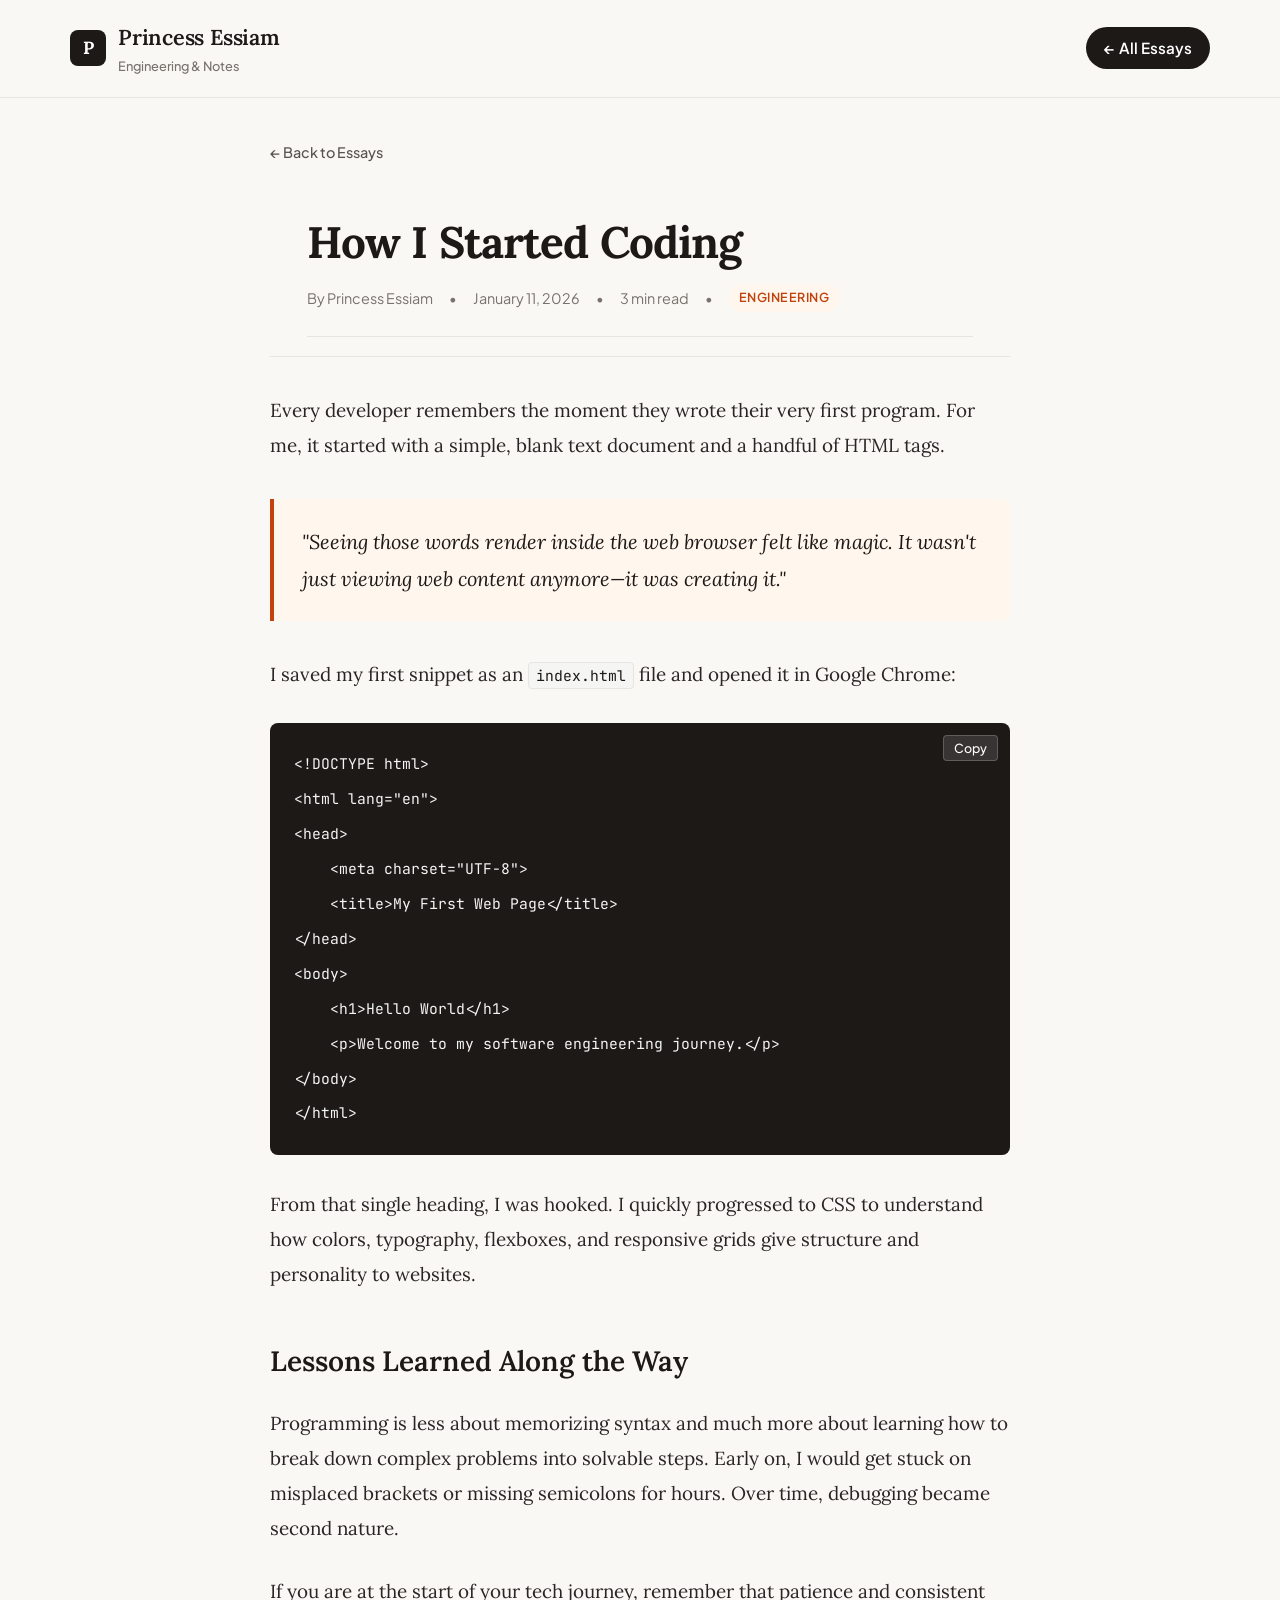
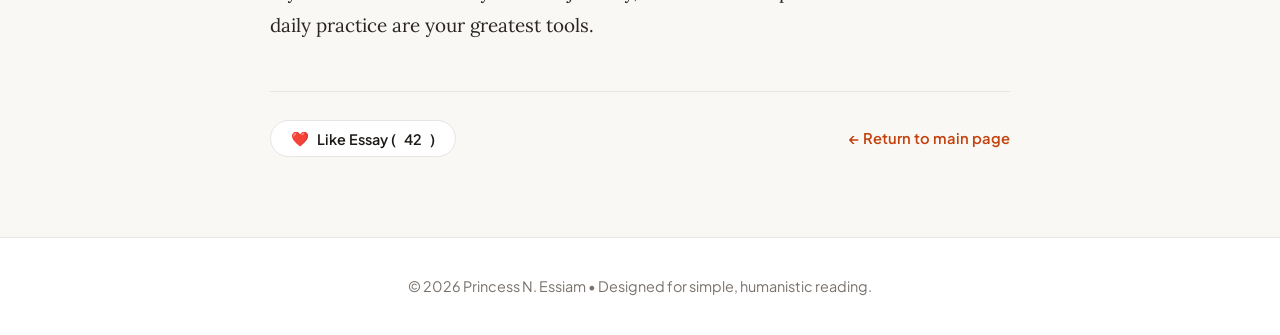
<file: blog.1.html>
<!DOCTYPE html>
<html lang="en">
<head>
    <meta charset="UTF-8">
    <meta name="viewport" content="width=device-width, initial-scale=1.0">
    <title>How I Started Coding — Princess Essiam</title>
    <link rel="stylesheet" href="style.css">
</head>
<body>

    <div id="reading-progress"></div>

    <header>
        <div class="nav-container">
            <a href="index.html" class="brand-logo">
                <div class="logo-symbol">P</div>
                <div>
                    <span class="brand-title">Princess Essiam</span>
                    <span class="brand-subtitle">Engineering & Notes</span>
                </div>
            </a>
            <nav>
                <a href="index.html" class="nav-cta">&larr; All Essays</a>
            </nav>
        </div>
    </header>

    <div class="post-container">
        <a href="index.html" class="back-link">&larr; Back to Essays</a>
        
        <header class="post-header">
            <h1 class="post-title">How I Started Coding</h1>
            <div class="post-meta">
                <span>By Princess Essiam</span>
                <span>&bull;</span>
                <span>January 11, 2026</span>
                <span>&bull;</span>
                <span>3 min read</span>
                <span>&bull;</span>
                <span class="tag-pill">Engineering</span>
            </div>
        </header>

        <article>
            <p>Every developer remembers the moment they wrote their very first program. For me, it started with a simple, blank text document and a handful of HTML tags.</p>

            <div class="quote-box">
                "Seeing those words render inside the web browser felt like magic. It wasn't just viewing web content anymore—it was creating it."
            </div>

            <p>I saved my first snippet as an <code>index.html</code> file and opened it in Google Chrome:</p>

<pre><code>&lt;!DOCTYPE html&gt;
&lt;html lang="en"&gt;
&lt;head&gt;
    &lt;meta charset="UTF-8"&gt;
    &lt;title&gt;My First Web Page&lt;/title&gt;
&lt;/head&gt;
&lt;body&gt;
    &lt;h1&gt;Hello World&lt;/h1&gt;
    &lt;p&gt;Welcome to my software engineering journey.&lt;/p&gt;
&lt;/body&gt;
&lt;/html&gt;</code></pre>

            <p>From that single heading, I was hooked. I quickly progressed to CSS to understand how colors, typography, flexboxes, and responsive grids give structure and personality to websites.</p>

            <h2>Lessons Learned Along the Way</h2>
            <p>Programming is less about memorizing syntax and much more about learning how to break down complex problems into solvable steps. Early on, I would get stuck on misplaced brackets or missing semicolons for hours. Over time, debugging became second nature.</p>

            <p>If you are at the start of your tech journey, remember that patience and consistent daily practice are your greatest tools.</p>
        </article>

        <div class="interaction-bar">
            <button class="like-btn" id="like-btn">
                <span>❤️</span> Like Essay (<span id="like-count">42</span>)
            </button>
            <a href="index.html" class="read-link">&larr; Return to main page</a>
        </div>
    </div>

    <footer>
        <p>&copy; 2026 Princess N. Essiam &bull; Designed for simple, humanistic reading.</p>
    </footer>

    <script src="app.js"></script>
</body>
</html>
</file>
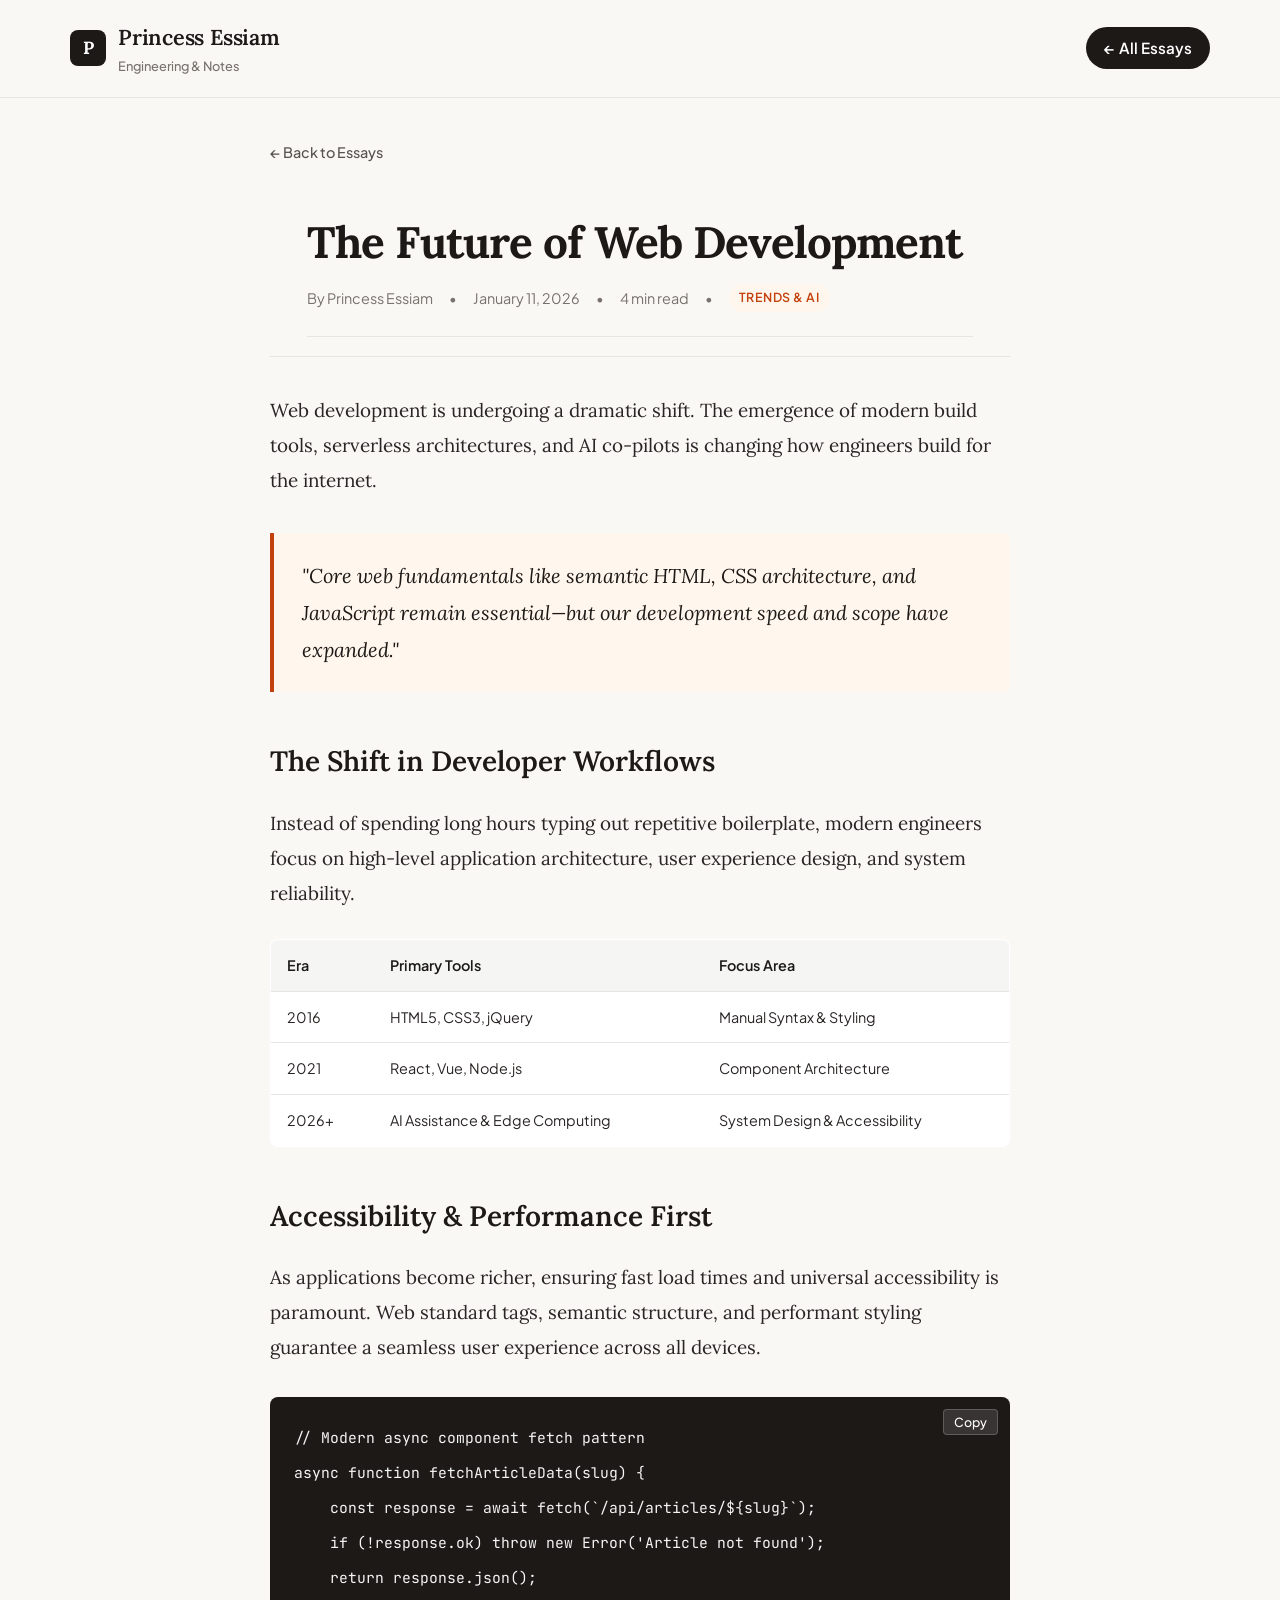
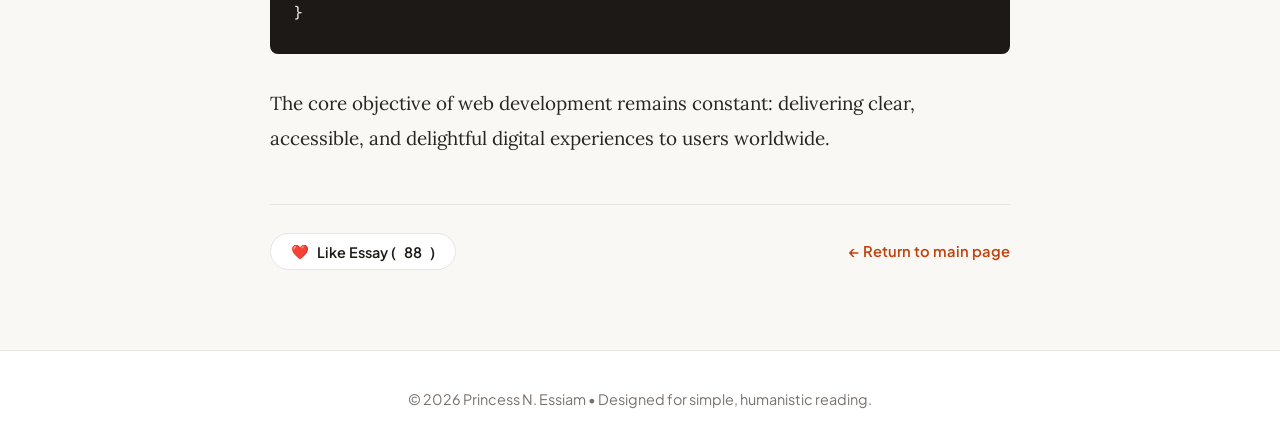
<file: blog.2.html>
<!DOCTYPE html>
<html lang="en">
<head>
    <meta charset="UTF-8">
    <meta name="viewport" content="width=device-width, initial-scale=1.0">
    <title>The Future of Web Development — Princess Essiam</title>
    <link rel="stylesheet" href="style.css">
    <style>
        .comparison-table {
            width: 100%;
            border-collapse: collapse;
            margin: 28px 0;
            background: #ffffff;
            border-radius: var(--radius-md);
            overflow: hidden;
            border: 1px solid var(--border-subtle);
            font-family: var(--font-sans);
        }
        .comparison-table th, .comparison-table td {
            padding: 12px 16px;
            text-align: left;
            border-bottom: 1px solid var(--border-subtle);
            font-size: 0.9rem;
        }
        .comparison-table th {
            background: #f5f5f4;
            color: var(--text-primary);
            font-weight: 600;
        }
    </style>
</head>
<body>

    <div id="reading-progress"></div>

    <header>
        <div class="nav-container">
            <a href="index.html" class="brand-logo">
                <div class="logo-symbol">P</div>
                <div>
                    <span class="brand-title">Princess Essiam</span>
                    <span class="brand-subtitle">Engineering & Notes</span>
                </div>
            </a>
            <nav>
                <a href="index.html" class="nav-cta">&larr; All Essays</a>
            </nav>
        </div>
    </header>

    <div class="post-container">
        <a href="index.html" class="back-link">&larr; Back to Essays</a>
        
        <header class="post-header">
            <h1 class="post-title">The Future of Web Development</h1>
            <div class="post-meta">
                <span>By Princess Essiam</span>
                <span>&bull;</span>
                <span>January 11, 2026</span>
                <span>&bull;</span>
                <span>4 min read</span>
                <span>&bull;</span>
                <span class="tag-pill">Trends & AI</span>
            </div>
        </header>

        <article>
            <p>Web development is undergoing a dramatic shift. The emergence of modern build tools, serverless architectures, and AI co-pilots is changing how engineers build for the internet.</p>

            <div class="quote-box">
                "Core web fundamentals like semantic HTML, CSS architecture, and JavaScript remain essential—but our development speed and scope have expanded."
            </div>

            <h2>The Shift in Developer Workflows</h2>
            <p>Instead of spending long hours typing out repetitive boilerplate, modern engineers focus on high-level application architecture, user experience design, and system reliability.</p>

            <table class="comparison-table">
                <thead>
                    <tr>
                        <th>Era</th>
                        <th>Primary Tools</th>
                        <th>Focus Area</th>
                    </tr>
                </thead>
                <tbody>
                    <tr>
                        <td>2016</td>
                        <td>HTML5, CSS3, jQuery</td>
                        <td>Manual Syntax & Styling</td>
                    </tr>
                    <tr>
                        <td>2021</td>
                        <td>React, Vue, Node.js</td>
                        <td>Component Architecture</td>
                    </tr>
                    <tr>
                        <td>2026+</td>
                        <td>AI Assistance & Edge Computing</td>
                        <td>System Design & Accessibility</td>
                    </tr>
                </tbody>
            </table>

            <h2>Accessibility & Performance First</h2>
            <p>As applications become richer, ensuring fast load times and universal accessibility is paramount. Web standard tags, semantic structure, and performant styling guarantee a seamless user experience across all devices.</p>

<pre><code>// Modern async component fetch pattern
async function fetchArticleData(slug) {
    const response = await fetch(`/api/articles/${slug}`);
    if (!response.ok) throw new Error('Article not found');
    return response.json();
}</code></pre>

            <p>The core objective of web development remains constant: delivering clear, accessible, and delightful digital experiences to users worldwide.</p>
        </article>

        <div class="interaction-bar">
            <button class="like-btn" id="like-btn">
                <span>❤️</span> Like Essay (<span id="like-count">88</span>)
            </button>
            <a href="index.html" class="read-link">&larr; Return to main page</a>
        </div>
    </div>

    <footer>
        <p>&copy; 2026 Princess N. Essiam &bull; Designed for simple, humanistic reading.</p>
    </footer>

    <script src="app.js"></script>
</body>
</html>
</file>
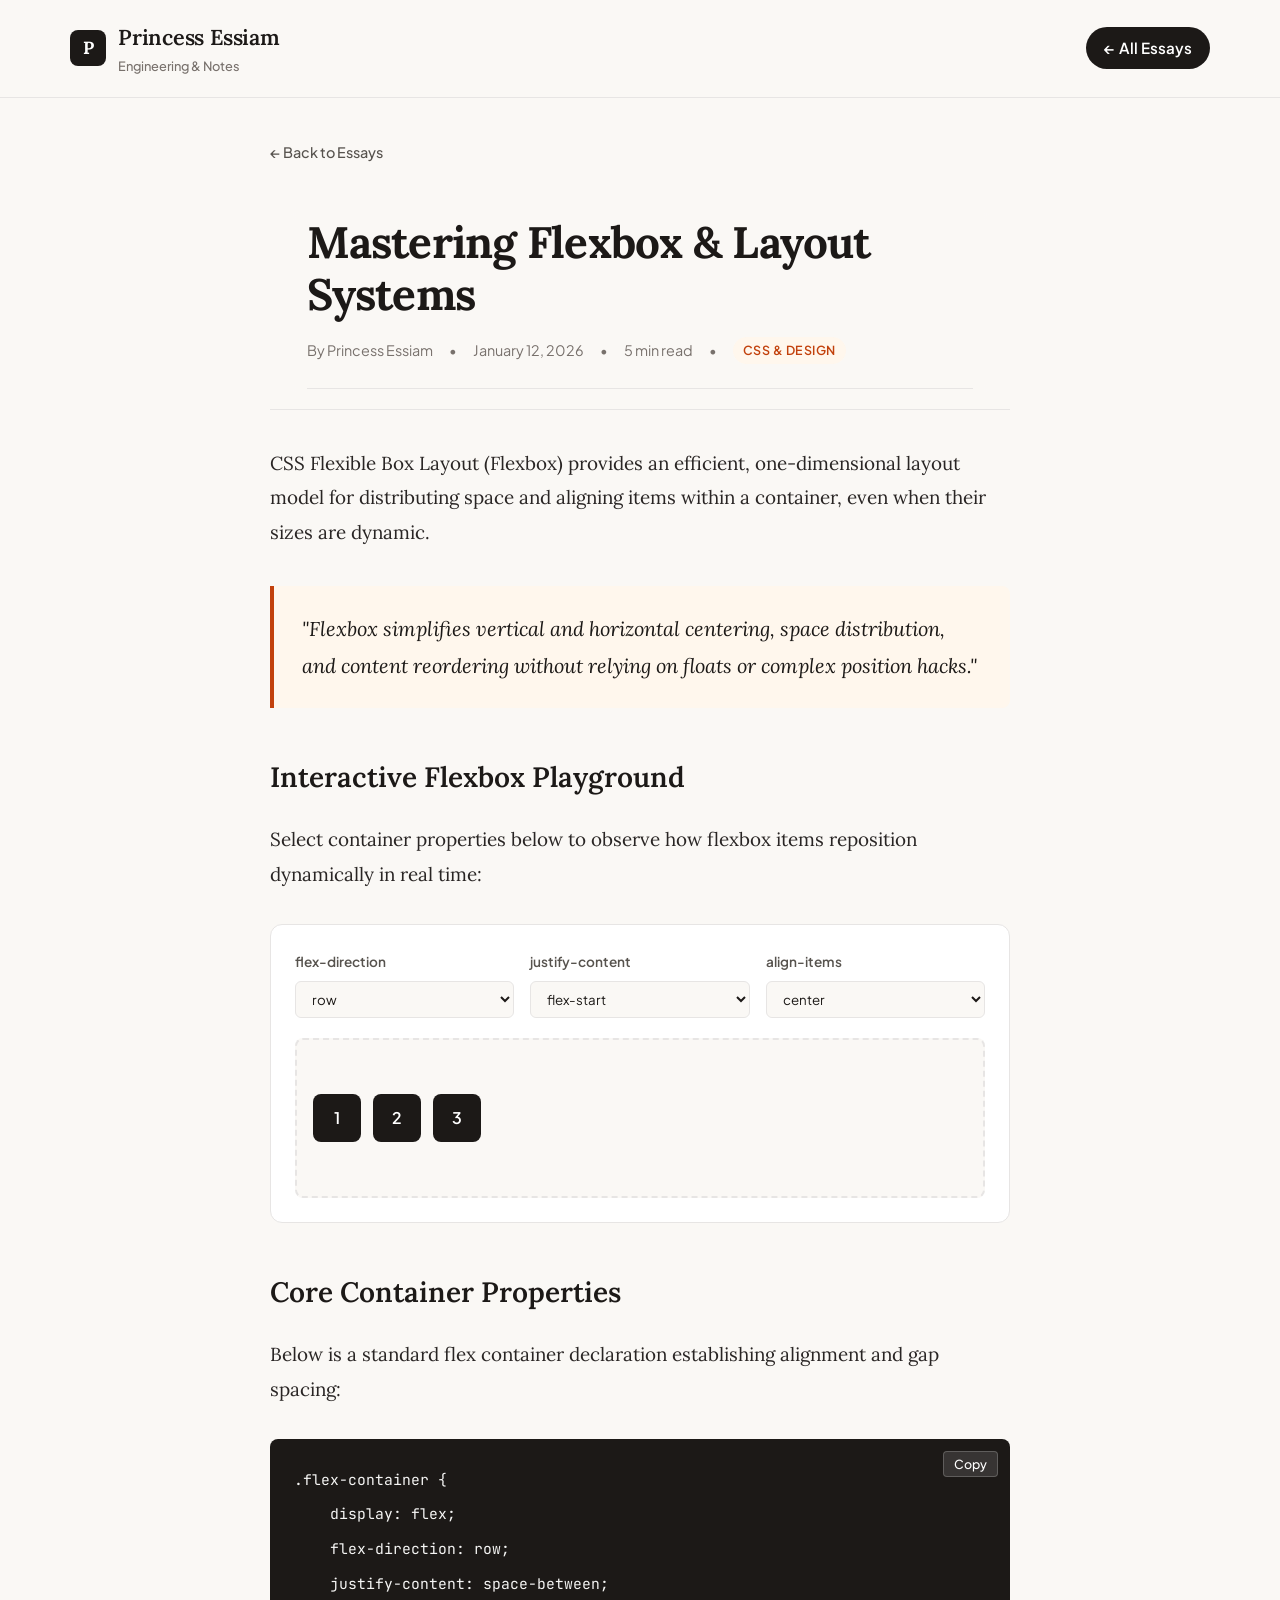
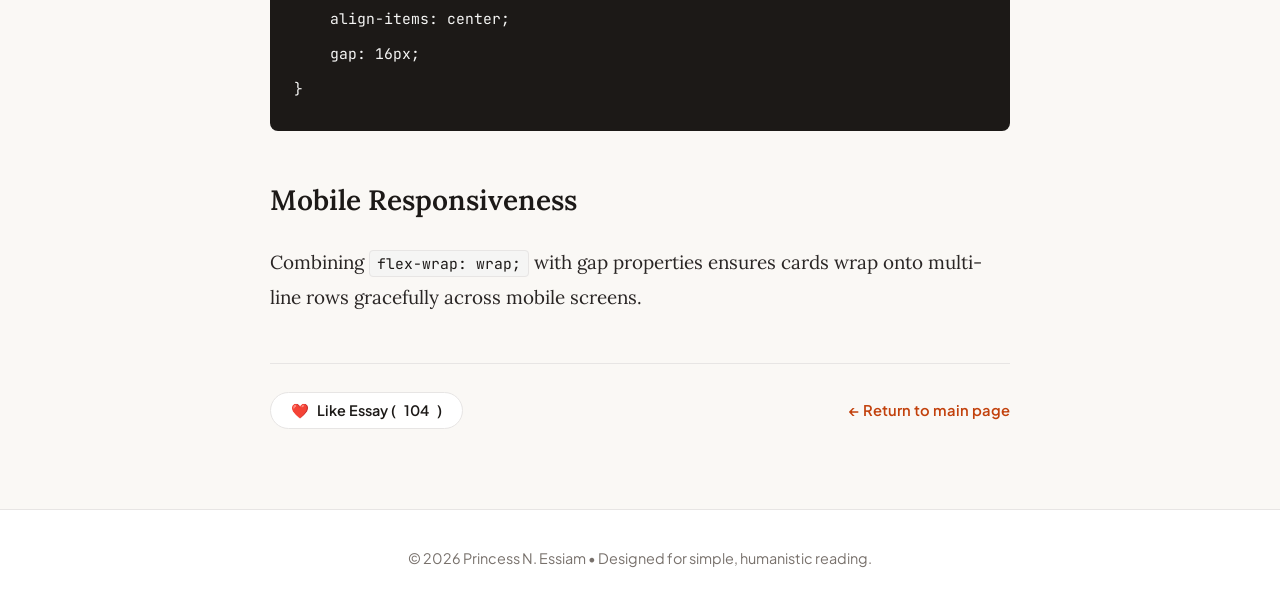
<file: blog.3.html>
<!DOCTYPE html>
<html lang="en">
<head>
    <meta charset="UTF-8">
    <meta name="viewport" content="width=device-width, initial-scale=1.0">
    <title>Mastering Flexbox & Layout Systems — Princess Essiam</title>
    <link rel="stylesheet" href="style.css">
</head>
<body>

    <div id="reading-progress"></div>

    <header>
        <div class="nav-container">
            <a href="index.html" class="brand-logo">
                <div class="logo-symbol">P</div>
                <div>
                    <span class="brand-title">Princess Essiam</span>
                    <span class="brand-subtitle">Engineering & Notes</span>
                </div>
            </a>
            <nav>
                <a href="index.html" class="nav-cta">&larr; All Essays</a>
            </nav>
        </div>
    </header>

    <div class="post-container">
        <a href="index.html" class="back-link">&larr; Back to Essays</a>
        
        <header class="post-header">
            <h1 class="post-title">Mastering Flexbox & Layout Systems</h1>
            <div class="post-meta">
                <span>By Princess Essiam</span>
                <span>&bull;</span>
                <span>January 12, 2026</span>
                <span>&bull;</span>
                <span>5 min read</span>
                <span>&bull;</span>
                <span class="tag-pill">CSS & Design</span>
            </div>
        </header>

        <article>
            <p>CSS Flexible Box Layout (Flexbox) provides an efficient, one-dimensional layout model for distributing space and aligning items within a container, even when their sizes are dynamic.</p>

            <div class="quote-box">
                "Flexbox simplifies vertical and horizontal centering, space distribution, and content reordering without relying on floats or complex position hacks."
            </div>

            <h2>Interactive Flexbox Playground</h2>
            <p>Select container properties below to observe how flexbox items reposition dynamically in real time:</p>

            <!-- INTERACTIVE FLEX PLAYGROUND -->
            <div class="flex-demo-container">
                <div class="flex-controls">
                    <div class="control-item">
                        <label for="flex-dir">flex-direction</label>
                        <select id="flex-dir">
                            <option value="row">row</option>
                            <option value="column">column</option>
                            <option value="row-reverse">row-reverse</option>
                        </select>
                    </div>
                    <div class="control-item">
                        <label for="justify-content">justify-content</label>
                        <select id="justify-content">
                            <option value="flex-start">flex-start</option>
                            <option value="center">center</option>
                            <option value="space-between">space-between</option>
                            <option value="space-around">space-around</option>
                        </select>
                    </div>
                    <div class="control-item">
                        <label for="align-items">align-items</label>
                        <select id="align-items">
                            <option value="stretch">stretch</option>
                            <option value="center" selected>center</option>
                            <option value="flex-start">flex-start</option>
                            <option value="flex-end">flex-end</option>
                        </select>
                    </div>
                </div>

                <div id="flex-demo-box">
                    <div class="demo-item">1</div>
                    <div class="demo-item">2</div>
                    <div class="demo-item">3</div>
                </div>
            </div>

            <h2>Core Container Properties</h2>
            <p>Below is a standard flex container declaration establishing alignment and gap spacing:</p>

<pre><code>.flex-container {
    display: flex;
    flex-direction: row;
    justify-content: space-between;
    align-items: center;
    gap: 16px;
}</code></pre>

            <h2>Mobile Responsiveness</h2>
            <p>Combining <code>flex-wrap: wrap;</code> with gap properties ensures cards wrap onto multi-line rows gracefully across mobile screens.</p>
        </article>

        <div class="interaction-bar">
            <button class="like-btn" id="like-btn">
                <span>❤️</span> Like Essay (<span id="like-count">104</span>)
            </button>
            <a href="index.html" class="read-link">&larr; Return to main page</a>
        </div>
    </div>

    <footer>
        <p>&copy; 2026 Princess N. Essiam &bull; Designed for simple, humanistic reading.</p>
    </footer>

    <script src="app.js"></script>
</body>
</html>
</file>
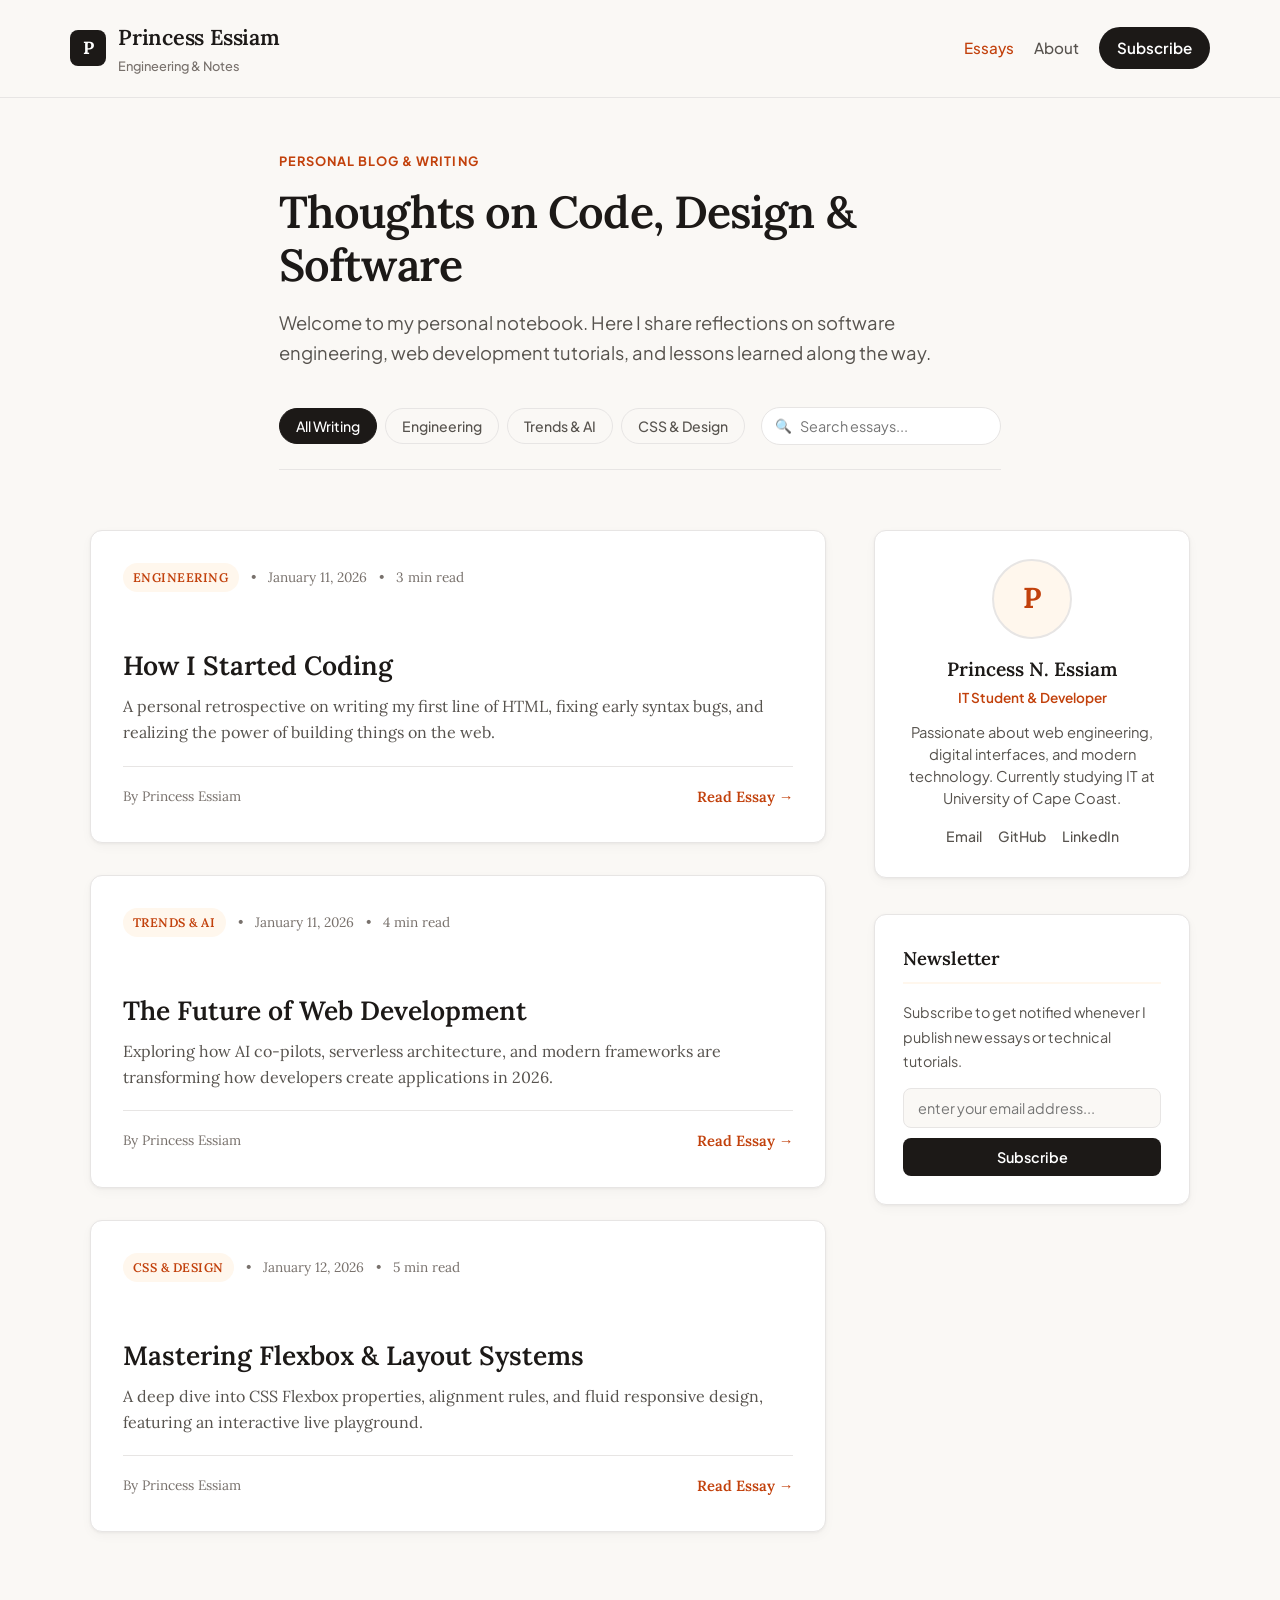
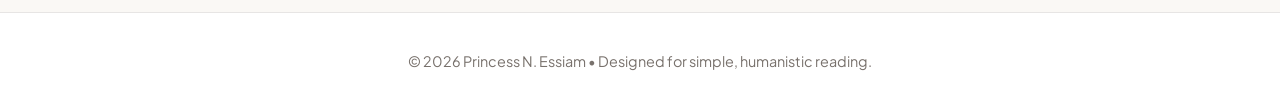
<file: blog.html>
<!DOCTYPE html>
<html lang="en">
<head>
    <meta charset="UTF-8">
    <meta name="viewport" content="width=device-width, initial-scale=1.0">
    <title>Princess Essiam — Tech & Engineering Journal</title>
    <link rel="stylesheet" href="style.css">
</head>
<body>

    <div id="reading-progress"></div>

    <!-- NAVBAR -->
    <header>
        <div class="nav-container">
            <a href="blog.html" class="brand-logo">
                <div class="logo-symbol">P</div>
                <div>
                    <span class="brand-title">Princess Essiam</span>
                    <span class="brand-subtitle">Engineering & Notes</span>
                </div>
            </a>
            <nav>
                <a href="blog.html" class="active">Essays</a>
                <a href="#about">About</a>
                <a href="#newsletter" class="nav-cta">Subscribe</a>
            </nav>
        </div>
    </header>

    <!-- HERO SECTION -->
    <section class="hero-section">
        <div class="hero-content">
            <span class="hero-label">Personal Blog & Writing</span>
            <h1 class="hero-title">Thoughts on Code, Design & Software</h1>
            <p class="hero-description">Welcome to my personal notebook. Here I share reflections on software engineering, web development tutorials, and lessons learned along the way.</p>
        </div>

        <!-- CONTROLS & SEARCH BAR -->
        <div class="controls-bar">
            <div class="filter-group">
                <button class="filter-btn active" data-filter="all">All Writing</button>
                <button class="filter-btn" data-filter="coding">Engineering</button>
                <button class="filter-btn" data-filter="ai">Trends & AI</button>
                <button class="filter-btn" data-filter="css">CSS & Design</button>
            </div>
            <div class="search-box">
                <span class="search-icon">🔍</span>
                <input type="text" id="search-input" placeholder="Search essays...">
            </div>
        </div>
    </section>

    <!-- MAIN CONTAINER -->
    <div class="container">
        <main id="blog-grid">
            <!-- Article Card 1 -->
            <article class="card" data-category="coding">
                <div class="card-header-meta">
                    <span class="tag-pill">Engineering</span>
                    <span>&bull;</span>
                    <span>January 11, 2026</span>
                    <span>&bull;</span>
                    <span>3 min read</span>
                </div>
                <h2 class="card-title">How I Started Coding</h2>
                <p class="card-excerpt">A personal retrospective on writing my first line of HTML, fixing early syntax bugs, and realizing the power of building things on the web.</p>
                <div class="card-footer">
                    <span style="font-size: 0.85rem; color: var(--text-muted);">By Princess Essiam</span>
                    <a href="blog.1.html" class="read-link">Read Essay &rarr;</a>
                </div>
            </article>

            <!-- Article Card 2 -->
            <article class="card" data-category="ai">
                <div class="card-header-meta">
                    <span class="tag-pill">Trends & AI</span>
                    <span>&bull;</span>
                    <span>January 11, 2026</span>
                    <span>&bull;</span>
                    <span>4 min read</span>
                </div>
                <h2 class="card-title">The Future of Web Development</h2>
                <p class="card-excerpt">Exploring how AI co-pilots, serverless architecture, and modern frameworks are transforming how developers create applications in 2026.</p>
                <div class="card-footer">
                    <span style="font-size: 0.85rem; color: var(--text-muted);">By Princess Essiam</span>
                    <a href="blog.2.html" class="read-link">Read Essay &rarr;</a>
                </div>
            </article>

            <!-- Article Card 3 -->
            <article class="card" data-category="css">
                <div class="card-header-meta">
                    <span class="tag-pill">CSS & Design</span>
                    <span>&bull;</span>
                    <span>January 12, 2026</span>
                    <span>&bull;</span>
                    <span>5 min read</span>
                </div>
                <h2 class="card-title">Mastering Flexbox & Layout Systems</h2>
                <p class="card-excerpt">A deep dive into CSS Flexbox properties, alignment rules, and fluid responsive design, featuring an interactive live playground.</p>
                <div class="card-footer">
                    <span style="font-size: 0.85rem; color: var(--text-muted);">By Princess Essiam</span>
                    <a href="blog.3.html" class="read-link">Read Essay &rarr;</a>
                </div>
            </article>
        </main>

        <!-- SIDEBAR -->
        <aside id="about">
            <div class="widget">
                <div class="author-bio">
                    <div class="author-avatar">P</div>
                    <h3 class="author-name">Princess N. Essiam</h3>
                    <p class="author-role">IT Student & Developer</p>
                    <p class="author-desc">Passionate about web engineering, digital interfaces, and modern technology. Currently studying IT at University of Cape Coast.</p>
                    <div class="author-links">
                        <a href="mailto:princy1394@gmail.com">Email</a>
                        <a href="#">GitHub</a>
                        <a href="#">LinkedIn</a>
                    </div>
                </div>
            </div>

            <div class="widget" id="newsletter">
                <h3 class="widget-title">Newsletter</h3>
                <p style="font-size: 0.9rem; color: var(--text-secondary); margin-bottom: 14px;">Subscribe to get notified whenever I publish new essays or technical tutorials.</p>
                <form class="newsletter-form" onsubmit="event.preventDefault(); alert('Thank you for subscribing!');">
                    <input type="email" placeholder="enter your email address..." required>
                    <button type="submit" class="newsletter-btn">Subscribe</button>
                </form>
            </div>
        </aside>
    </div>

    <!-- FOOTER -->
    <footer>
        <p>&copy; 2026 Princess N. Essiam &bull; Designed for simple, humanistic reading.</p>
    </footer>

    <script src="app.js"></script>
</body>
</html>
</file>
<file: style.css>
@import url('https://fonts.googleapis.com/css2?family=Lora:ital,wght@0,400;0,500;0,600;0,700;1,400;1,600&family=Plus+Jakarta+Sans:wght@400;500;600;700&family=JetBrains+Mono:wght@400;500&display=swap');

:root {
    --bg-canvas: #faf8f5;
    --bg-card: #ffffff;
    --border-subtle: #e7e5e4;
    --border-hover: #d6d3d1;
    
    --text-primary: #1c1917;
    --text-secondary: #57534e;
    --text-muted: #78716c;
    
    --accent: #c2410c; /* Warm Terracotta */
    --accent-hover: #9a3412;
    --accent-light: #fff7ed;
    
    --teal: #0f766e;
    --teal-light: #f0fdf4;
    
    --font-serif: 'Lora', Georgia, serif;
    --font-sans: 'Plus Jakarta Sans', -apple-system, sans-serif;
    --font-code: 'JetBrains Mono', monospace;
    
    --radius-lg: 12px;
    --radius-md: 8px;
    --radius-full: 9999px;
    
    --shadow-subtle: 0 1px 3px rgba(0, 0, 0, 0.05), 0 4px 12px rgba(0, 0, 0, 0.03);
    --shadow-card-hover: 0 10px 25px -5px rgba(28, 25, 23, 0.08), 0 4px 10px -2px rgba(0, 0, 0, 0.02);
}

* {
    box-sizing: border-box;
    margin: 0;
    padding: 0;
}

body {
    font-family: var(--font-sans);
    background-color: var(--bg-canvas);
    color: var(--text-primary);
    line-height: 1.7;
    min-height: 100vh;
    display: flex;
    flex-direction: column;
    -webkit-font-smoothing: antialiased;
}

/* READING PROGRESS BAR */
#reading-progress {
    position: fixed;
    top: 0;
    left: 0;
    height: 3px;
    background: var(--accent);
    width: 0%;
    z-index: 1000;
    transition: width 0.1s ease;
}

/* NAVBAR */
header {
    background: rgba(250, 248, 245, 0.9);
    backdrop-filter: blur(12px);
    border-bottom: 1px solid var(--border-subtle);
    position: sticky;
    top: 0;
    z-index: 900;
    padding: 1.2rem 5%;
}

.nav-container {
    max-width: 1140px;
    margin: 0 auto;
    display: flex;
    justify-content: space-between;
    align-items: center;
}

.brand-logo {
    display: flex;
    align-items: center;
    gap: 12px;
    text-decoration: none;
    color: var(--text-primary);
}

.logo-symbol {
    width: 36px;
    height: 36px;
    background: var(--text-primary);
    color: #ffffff;
    border-radius: 8px;
    display: flex;
    align-items: center;
    justify-content: center;
    font-family: var(--font-serif);
    font-weight: 700;
    font-size: 1.1rem;
}

.brand-title {
    font-family: var(--font-serif);
    font-size: 1.35rem;
    font-weight: 600;
    letter-spacing: -0.01em;
}

.brand-subtitle {
    font-family: var(--font-sans);
    font-size: 0.8rem;
    color: var(--text-muted);
    font-weight: 500;
    display: block;
}

nav {
    display: flex;
    align-items: center;
    gap: 20px;
}

nav a {
    color: var(--text-secondary);
    text-decoration: none;
    font-weight: 500;
    font-size: 0.95rem;
    transition: color 0.2s ease;
}

nav a:hover, nav a.active {
    color: var(--accent);
}

.nav-cta {
    background: var(--text-primary);
    color: #ffffff !important;
    padding: 8px 18px;
    border-radius: var(--radius-full);
    font-weight: 600 !important;
    transition: background 0.2s ease, transform 0.2s ease !important;
}

.nav-cta:hover {
    background: var(--accent) !important;
    transform: translateY(-1px);
}

/* HERO SECTION */
.hero-section {
    max-width: 1140px;
    margin: 48px auto 24px auto;
    padding: 0 20px;
}

.hero-content {
    max-width: 720px;
    margin-bottom: 40px;
}

.hero-label {
    text-transform: uppercase;
    letter-spacing: 0.08em;
    font-size: 0.8rem;
    font-weight: 700;
    color: var(--accent);
    margin-bottom: 12px;
    display: inline-block;
}

.hero-title {
    font-family: var(--font-serif);
    font-size: 2.8rem;
    font-weight: 600;
    line-height: 1.2;
    letter-spacing: -0.02em;
    color: var(--text-primary);
    margin-bottom: 16px;
}

.hero-description {
    font-size: 1.15rem;
    color: var(--text-secondary);
    line-height: 1.6;
}

/* CONTROLS BAR */
.controls-bar {
    display: flex;
    justify-content: space-between;
    align-items: center;
    flex-wrap: wrap;
    gap: 16px;
    padding-bottom: 24px;
    border-bottom: 1px solid var(--border-subtle);
}

.filter-group {
    display: flex;
    gap: 8px;
    flex-wrap: wrap;
}

.filter-btn {
    background: transparent;
    border: 1px solid var(--border-subtle);
    color: var(--text-secondary);
    padding: 8px 16px;
    border-radius: var(--radius-full);
    font-family: var(--font-sans);
    font-weight: 500;
    font-size: 0.88rem;
    cursor: pointer;
    transition: all 0.2s ease;
}

.filter-btn:hover, .filter-btn.active {
    background: var(--text-primary);
    color: #ffffff;
    border-color: var(--text-primary);
}

.search-box input {
    background: #ffffff;
    border: 1px solid var(--border-subtle);
    padding: 9px 18px 9px 38px;
    border-radius: var(--radius-full);
    color: var(--text-primary);
    font-family: var(--font-sans);
    font-size: 0.9rem;
    outline: none;
    width: 240px;
    transition: border-color 0.2s ease, width 0.2s ease;
}

.search-box input:focus {
    border-color: var(--accent);
    width: 280px;
}

.search-box {
    position: relative;
}

.search-icon {
    position: absolute;
    left: 14px;
    top: 50%;
    transform: translateY(-50%);
    color: var(--text-muted);
    font-size: 0.85rem;
}

/* MAIN LAYOUT */
.container {
    max-width: 1140px;
    width: 100%;
    margin: 36px auto 80px auto;
    padding: 0 20px;
    display: flex;
    gap: 48px;
    flex: 1;
}

main {
    flex: 7;
    display: flex;
    flex-direction: column;
    gap: 32px;
}

/* ARTICLE LIST CARD */
.card {
    background: var(--bg-card);
    border: 1px solid var(--border-subtle);
    border-radius: var(--radius-lg);
    padding: 32px;
    box-shadow: var(--shadow-subtle);
    transition: all 0.25s ease;
    display: flex;
    flex-direction: column;
}

.card:hover {
    transform: translateY(-3px);
    box-shadow: var(--shadow-card-hover);
    border-color: var(--border-hover);
}

.card-header-meta {
    display: flex;
    align-items: center;
    gap: 12px;
    font-size: 0.85rem;
    color: var(--text-muted);
    margin-bottom: 12px;
}

.tag-pill {
    background: var(--accent-light);
    color: var(--accent);
    padding: 3px 10px;
    border-radius: var(--radius-full);
    font-weight: 600;
    font-size: 0.78rem;
    text-transform: uppercase;
    letter-spacing: 0.04em;
}

.card-title {
    font-family: var(--font-serif);
    font-size: 1.65rem;
    font-weight: 600;
    line-height: 1.3;
    color: var(--text-primary);
    margin-bottom: 12px;
    transition: color 0.2s ease;
}

.card:hover .card-title {
    color: var(--accent);
}

.card-excerpt {
    font-size: 1rem;
    color: var(--text-secondary);
    line-height: 1.6;
    margin-bottom: 20px;
}

.card-footer {
    display: flex;
    justify-content: space-between;
    align-items: center;
    padding-top: 16px;
    border-top: 1px solid var(--border-subtle);
}

.read-link {
    color: var(--accent);
    text-decoration: none;
    font-weight: 600;
    font-size: 0.92rem;
    display: inline-flex;
    align-items: center;
    gap: 6px;
    transition: gap 0.2s ease;
}

.read-link:hover {
    gap: 10px;
    color: var(--accent-hover);
}

/* SIDEBAR */
aside {
    flex: 3;
    display: flex;
    flex-direction: column;
    gap: 36px;
}

.widget {
    background: var(--bg-card);
    border: 1px solid var(--border-subtle);
    border-radius: var(--radius-lg);
    padding: 28px;
    box-shadow: var(--shadow-subtle);
}

.widget-title {
    font-family: var(--font-serif);
    font-size: 1.15rem;
    font-weight: 600;
    color: var(--text-primary);
    margin-bottom: 16px;
    padding-bottom: 8px;
    border-bottom: 2px solid var(--accent-light);
}

.author-bio {
    display: flex;
    flex-direction: column;
    align-items: center;
    text-align: center;
}

.author-avatar {
    width: 80px;
    height: 80px;
    border-radius: 50%;
    background: var(--accent-light);
    color: var(--accent);
    border: 2px solid var(--border-subtle);
    display: flex;
    align-items: center;
    justify-content: center;
    font-family: var(--font-serif);
    font-weight: 700;
    font-size: 1.8rem;
    margin-bottom: 14px;
}

.author-name {
    font-family: var(--font-serif);
    font-size: 1.2rem;
    font-weight: 600;
    color: var(--text-primary);
}

.author-role {
    font-size: 0.85rem;
    color: var(--accent);
    font-weight: 600;
    margin-bottom: 12px;
}

.author-desc {
    font-size: 0.92rem;
    color: var(--text-secondary);
    line-height: 1.5;
    margin-bottom: 16px;
}

.author-links {
    display: flex;
    gap: 16px;
}

.author-links a {
    color: var(--text-secondary);
    text-decoration: none;
    font-size: 0.88rem;
    font-weight: 500;
    transition: color 0.2s ease;
}

.author-links a:hover {
    color: var(--accent);
}

.newsletter-form input {
    width: 100%;
    background: var(--bg-canvas);
    border: 1px solid var(--border-subtle);
    padding: 10px 14px;
    border-radius: var(--radius-md);
    color: var(--text-primary);
    font-family: var(--font-sans);
    font-size: 0.9rem;
    outline: none;
    margin-bottom: 10px;
}

.newsletter-form input:focus {
    border-color: var(--accent);
    background: #ffffff;
}

.newsletter-btn {
    width: 100%;
    background: var(--text-primary);
    color: #ffffff;
    border: none;
    padding: 10px;
    border-radius: var(--radius-md);
    font-family: var(--font-sans);
    font-weight: 600;
    font-size: 0.9rem;
    cursor: pointer;
    transition: background 0.2s ease;
}

.newsletter-btn:hover {
    background: var(--accent);
}

/* SINGLE ARTICLE POST PAGE */
.post-container {
    max-width: 780px;
    width: 100%;
    margin: 40px auto 80px auto;
    padding: 0 20px;
}

.back-link {
    display: inline-flex;
    align-items: center;
    gap: 6px;
    color: var(--text-secondary);
    text-decoration: none;
    font-weight: 500;
    font-size: 0.9rem;
    margin-bottom: 32px;
    transition: color 0.2s ease;
}

.back-link:hover {
    color: var(--accent);
}

.post-header {
    margin-bottom: 36px;
}

.post-title {
    font-family: var(--font-serif);
    font-size: 2.75rem;
    font-weight: 700;
    line-height: 1.2;
    color: var(--text-primary);
    margin-bottom: 16px;
    letter-spacing: -0.02em;
}

.post-meta {
    display: flex;
    align-items: center;
    gap: 16px;
    color: var(--text-muted);
    font-size: 0.9rem;
    padding-bottom: 24px;
    border-bottom: 1px solid var(--border-subtle);
}

article {
    font-family: var(--font-serif);
    font-size: 1.18rem;
    color: #292524;
    line-height: 1.85;
}

article p {
    margin-bottom: 28px;
}

article h2 {
    font-family: var(--font-serif);
    font-size: 1.75rem;
    font-weight: 600;
    color: var(--text-primary);
    margin: 44px 0 18px 0;
}

article code {
    background: #f5f5f4;
    color: #1c1917;
    padding: 3px 7px;
    border-radius: 4px;
    font-family: var(--font-code);
    font-size: 0.92rem;
    border: 1px solid var(--border-subtle);
}

pre {
    background: #1c1917 !important;
    border-radius: var(--radius-md);
    padding: 24px;
    overflow-x: auto;
    margin: 32px 0;
    position: relative;
}

pre code {
    background: transparent !important;
    color: #f5f5f4 !important;
    border: none !important;
    padding: 0 !important;
}

.copy-code-btn {
    position: absolute;
    top: 12px;
    right: 12px;
    background: rgba(255, 255, 255, 0.12);
    border: 1px solid rgba(255, 255, 255, 0.2);
    color: #ffffff;
    padding: 4px 10px;
    border-radius: 4px;
    font-family: var(--font-sans);
    font-size: 0.78rem;
    font-weight: 500;
    cursor: pointer;
    transition: all 0.2s ease;
}

.copy-code-btn:hover {
    background: var(--accent);
}

.copy-code-btn.copied {
    background: var(--teal);
}

.quote-box {
    background: var(--accent-light);
    border-left: 4px solid var(--accent);
    padding: 24px 28px;
    margin: 36px 0;
    border-radius: 0 var(--radius-md) var(--radius-md) 0;
    font-family: var(--font-serif);
    font-style: italic;
    font-size: 1.25rem;
    color: #1c1917;
}

.interaction-bar {
    display: flex;
    justify-content: space-between;
    align-items: center;
    margin-top: 48px;
    padding-top: 28px;
    border-top: 1px solid var(--border-subtle);
    font-family: var(--font-sans);
}

.like-btn {
    background: #ffffff;
    border: 1px solid var(--border-subtle);
    color: var(--text-primary);
    padding: 8px 20px;
    border-radius: var(--radius-full);
    font-family: var(--font-sans);
    font-weight: 600;
    font-size: 0.9rem;
    cursor: pointer;
    display: inline-flex;
    align-items: center;
    gap: 8px;
    transition: all 0.2s ease;
}

.like-btn:hover, .like-btn.liked {
    background: var(--accent-light);
    color: var(--accent);
    border-color: var(--accent);
}

/* FLEX DEMO PLAYGROUND */
.flex-demo-container {
    background: #ffffff;
    border: 1px solid var(--border-subtle);
    border-radius: var(--radius-lg);
    padding: 24px;
    margin: 32px 0;
    font-family: var(--font-sans);
}

.flex-controls {
    display: grid;
    grid-template-columns: repeat(auto-fit, minmax(170px, 1fr));
    gap: 16px;
    margin-bottom: 20px;
}

.control-item label {
    display: block;
    font-size: 0.85rem;
    font-weight: 600;
    color: var(--text-secondary);
    margin-bottom: 6px;
}

.control-item select {
    width: 100%;
    background: var(--bg-canvas);
    border: 1px solid var(--border-subtle);
    color: var(--text-primary);
    padding: 8px 12px;
    border-radius: 6px;
    font-family: var(--font-sans);
}

#flex-demo-box {
    background: var(--bg-canvas);
    border: 2px dashed var(--border-subtle);
    border-radius: var(--radius-md);
    height: 160px;
    display: flex;
    gap: 12px;
    padding: 16px;
    transition: all 0.3s ease;
}

.demo-item {
    background: var(--text-primary);
    color: #ffffff;
    width: 48px;
    height: 48px;
    border-radius: 8px;
    display: flex;
    align-items: center;
    justify-content: center;
    font-family: var(--font-sans);
    font-weight: 600;
    font-size: 1rem;
}

/* FOOTER */
footer {
    background: #ffffff;
    border-top: 1px solid var(--border-subtle);
    color: var(--text-muted);
    text-align: center;
    padding: 36px 20px;
    margin-top: auto;
    font-size: 0.9rem;
}

/* RESPONSIVE */
@media (max-width: 900px) {
    .container { flex-direction: column; }
    aside { order: 2; }
    .hero-title { font-size: 2.2rem; }
    .post-title { font-size: 2.1rem; }
}
</file>
